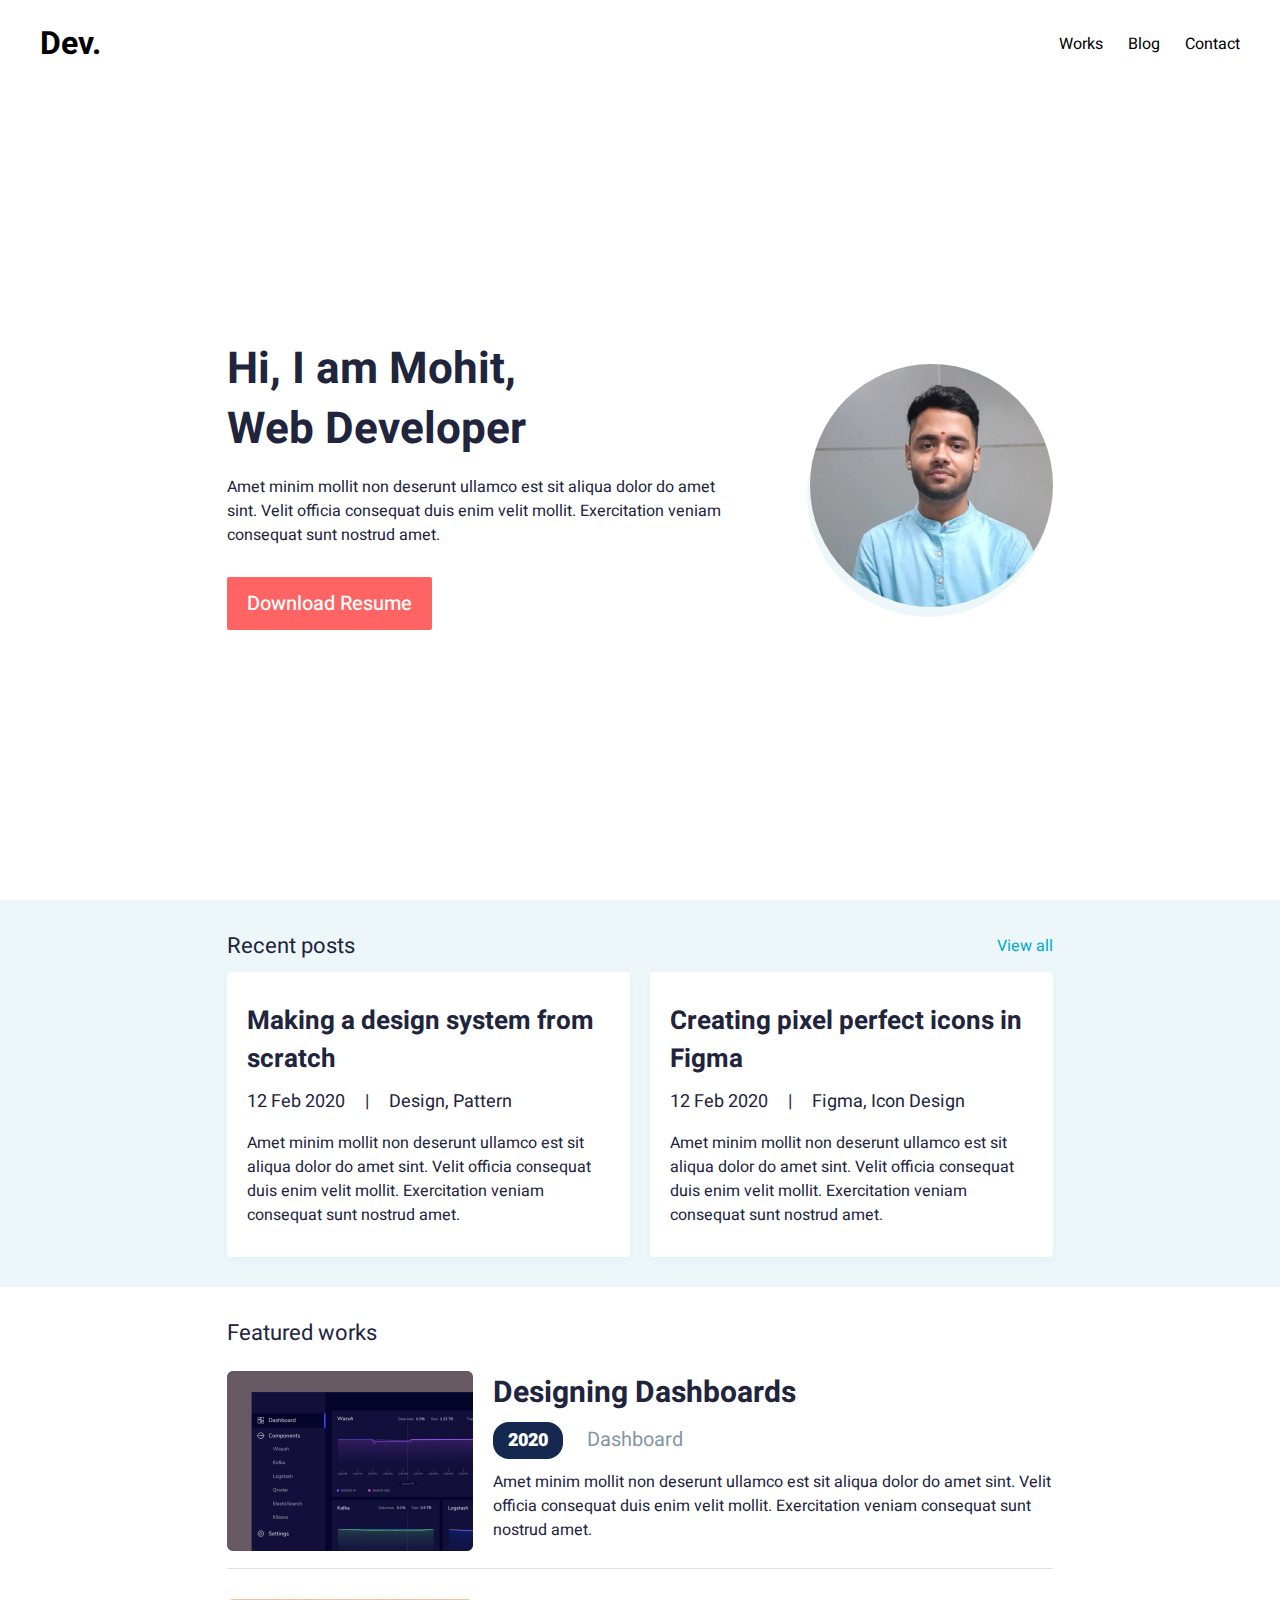
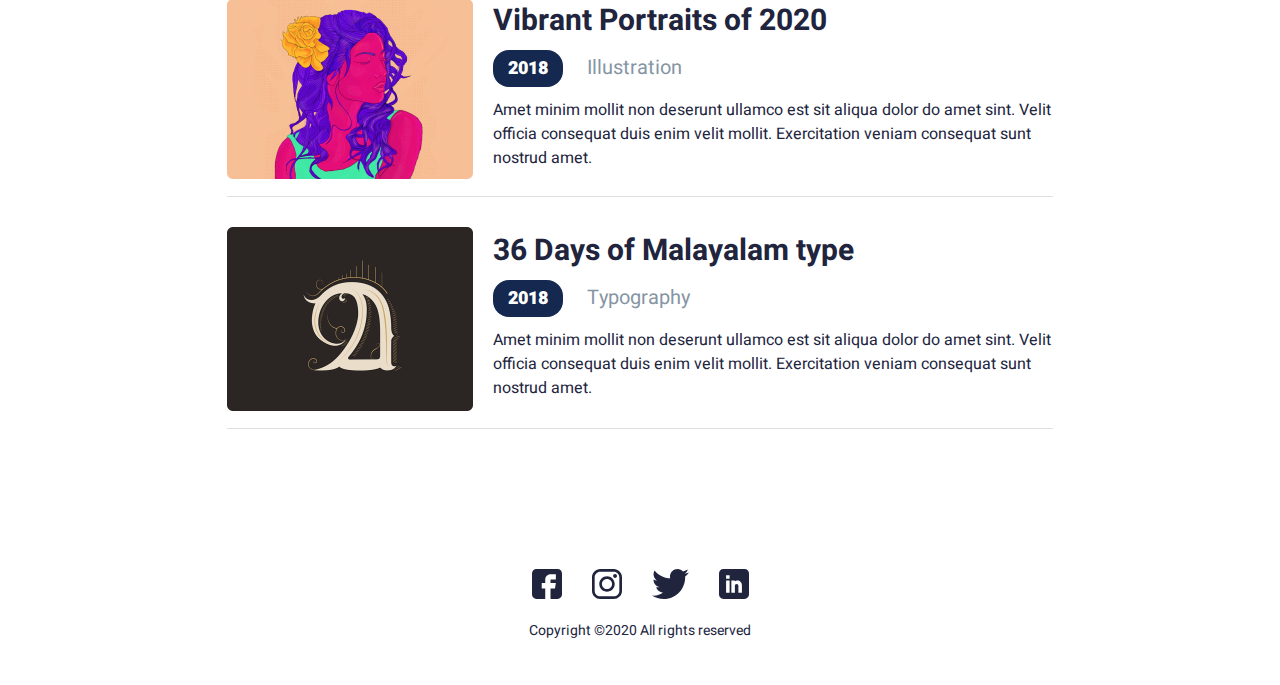
<file: index.html>
<!DOCTYPE html>
<html lang="en">
<head>
    <meta charset="UTF-8">
    <meta name="viewport" content="width=device-width, initial-scale=1.0">
    <title>Home</title>
    <link rel="stylesheet" href="assets/css/style.css">
</head>
<body>

    <header id="main-header">
        <h1 class="brand-title"><a href="/">Dev.</a></h1>

        <a href="#" class="mobile-menu-open"><img src="assets/images/menu.svg" alt="" /></a>
        <a href="#" class="mobile-menu-close"><img src="assets/images/xmark.svg" alt="" width="30" height="30" /></a>

        <nav class="main-nav">
            <ul class="nav-items">
                <li class="nav-item"><a href="works.html">Works</a></li>
                <li class="nav-item"><a href="blog.html">Blog</a></li>
                <li class="nav-item"><a href="contact.html">Contact</a></li>
            </ul>
        </nav>
    </header>

    <section id="banner-section">
        <div class="container">
            <div class="wrapper">
                <div class="left">
                    <div class="inner-wrapper">
                        <h2>Hi, I am Mohit,<br>Web Developer</h2>
                        <p>Amet minim mollit non deserunt ullamco est sit aliqua dolor do amet sint. Velit officia consequat duis enim velit mollit. Exercitation veniam consequat sunt nostrud amet.</p>
                        <a href="assets/files/resume.pdf" class="btn" download="resume.pdf">Download Resume</a>
                    </div>
                </div>
                <div class="right">
                    <div class="image-wrapper">
                        <img src="assets/images/profile-1.jpeg" alt="" class="profile-image" /> 
                        <div class="image-bg"></div>
                    </div>
                </div>
            </div>
        </div>
    </section>

    <section id="recent-posts">
        <div class="container">
            <div class="wrapper">
                <div class="header-wrapper">
                    <h3>Recent posts</h3>
                    <a href="#" class="">View all</a>
                </div>

                <div class="recent-post-items">
                    <div class="recent-post-item">
                        <h4>Making a design system from scratch</h4>
                        <div class="post-info">
                            <span class="date">12 Feb 2020</span>
                            <span class="seperator">|</span>
                            <span class="categories">Design, Pattern</span>
                        </div>
                        <p class="post-content">Amet minim mollit non deserunt ullamco est sit aliqua dolor do amet sint. Velit officia consequat duis enim velit mollit. Exercitation veniam consequat sunt nostrud amet.</p>
                    </div>

                    <div class="recent-post-item">
                        <h4>Creating pixel perfect icons in Figma</h4>
                        <div class="post-info">
                            <span class="date">12 Feb 2020</span>
                            <span class="seperator">|</span>
                            <span class="categories">Figma, Icon Design</span>
                        </div>
                        <p class="post-content">Amet minim mollit non deserunt ullamco est sit aliqua dolor do amet sint. Velit officia consequat duis enim velit mollit. Exercitation veniam consequat sunt nostrud amet.</p>
                    </div>
                </div>

            </div>
        </div>
    </section>

    <section id="featured-works">
        <div class="container">
            <div class="wrapper">
                <h3>Featured works</h3>
                
                <div class="featured-items">
                    <div class="featured-item">
                        <div class="image-wrapper">
                            <img src="assets/images/work-1.png" alt="">
                        </div>
                        <div class="content-wrapper">
                            <h4>Designing Dashboards</h4>
                            <div class="info">
                                <span class="year">2020</span>
                                <span class="category">Dashboard</span>
                            </div>
                            <div class="content">
                                <p>Amet minim mollit non deserunt ullamco est sit aliqua dolor do amet sint. Velit officia consequat duis enim velit mollit. Exercitation veniam consequat sunt nostrud amet.</p>
                            </div>
                        </div>
                    </div>

                    <div class="featured-item">
                        <div class="image-wrapper">
                            <img src="assets/images/work-2.png" alt="">
                        </div>
                        <div class="content-wrapper">
                            <h4>Vibrant Portraits of 2020</h4>
                            <div class="info">
                                <span class="year">2018</span>
                                <span class="category">Illustration</span>
                            </div>
                            <div class="content">
                                <p>Amet minim mollit non deserunt ullamco est sit aliqua dolor do amet sint. Velit officia consequat duis enim velit mollit. Exercitation veniam consequat sunt nostrud amet.</p>
                            </div>
                        </div>
                    </div>

                    <div class="featured-item">
                        <div class="image-wrapper">
                            <img src="assets/images/work-3.png" alt="">
                        </div>
                        <div class="content-wrapper">
                            <h4>36 Days of Malayalam type</h4>
                            <div class="info">
                                <span class="year">2018</span>
                                <span class="category">Typography</span>
                            </div>
                            <div class="content">
                                <p>Amet minim mollit non deserunt ullamco est sit aliqua dolor do amet sint. Velit officia consequat duis enim velit mollit. Exercitation veniam consequat sunt nostrud amet.</p>
                            </div>
                        </div>
                    </div>
                </div>
            </div>
        </div>
    </section>

    <footer class="main-footer">
        <div class="social-wrapper">
            <ul class="social-items">
                <li class="social-item">
                    <a href="#"><img src="assets/images/fb.svg" alt=""></a>
                </li>
                <li class="social-item">
                    <a href="#"><img src="assets/images/insta.svg" alt=""></a>
                </li>
                <li class="social-item">
                    <a href="#"><img src="assets/images/twitter.svg" alt=""></a>
                </li>
                <li class="social-item">
                    <a href="#"><img src="assets/images/linkedin.svg" alt=""></a>
                </li>
            </ul>
            <div class="copyright">
                <p>Copyright ©2020 All rights reserved</p>
            </div>
        </div>
    </footer>
    

    <script src="assets/js/script.js"></script>
</body>
</html>
</file>
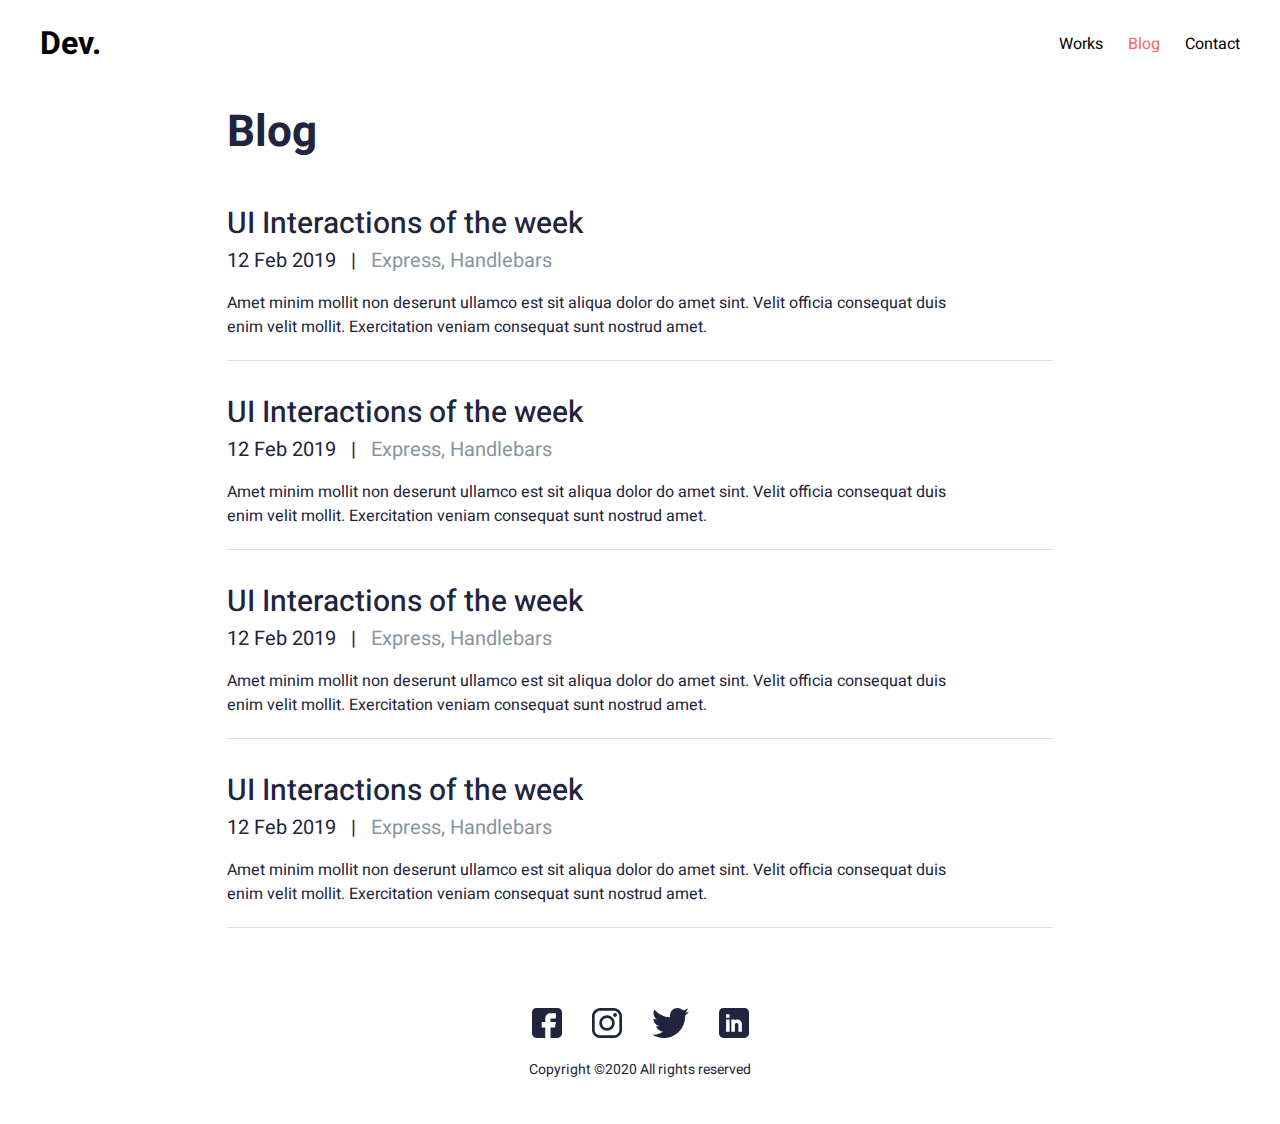
<file: blog.html>
<!DOCTYPE html>
<html lang="en">
<head>
    <meta charset="UTF-8">
    <meta name="viewport" content="width=device-width, initial-scale=1.0">
    <title>Blog</title>
    <link rel="stylesheet" href="assets/css/style.css">
</head>
<body>

    <header id="main-header">
        <h1 class="brand-title"><a href="/">Dev.</a></h1>

        <a href="#" class="mobile-menu-open"><img src="assets/images/menu.svg" alt="" /></a>
        <a href="#" class="mobile-menu-close"><img src="assets/images/xmark.svg" alt="" width="30" height="30" /></a>

        <nav class="main-nav">
            <ul class="nav-items">
                <li class="nav-item"><a href="works.html">Works</a></li>
                <li class="nav-item active"><a href="blog.html">Blog</a></li>
                <li class="nav-item"><a href="contact.html">Contact</a></li>
            </ul>
        </nav>
    </header>

    <section id="main-blog">
        <div class="container">
            <h2>Blog</h2>
            
            <div class="blog-items">
                <div class="blog-item">
                    <h4 class="blog-title">UI Interactions of the week</h4>
                    <div class="blog-info">
                        <span class="date">12 Feb 2019</span>
                        <span class="separator">|</span>
                        <span class="categories">Express, Handlebars</span>
                    </div>
                    <p class="content">Amet minim mollit non deserunt ullamco est sit aliqua dolor do amet sint. Velit officia consequat duis enim velit mollit. Exercitation veniam consequat sunt nostrud amet.</p>
                </div>

                <div class="blog-item">
                    <h4 class="blog-title">UI Interactions of the week</h4>
                    <div class="blog-info">
                        <span class="date">12 Feb 2019</span>
                        <span class="separator">|</span>
                        <span class="categories">Express, Handlebars</span>
                    </div>
                    <p class="content">Amet minim mollit non deserunt ullamco est sit aliqua dolor do amet sint. Velit officia consequat duis enim velit mollit. Exercitation veniam consequat sunt nostrud amet.</p>
                </div>

                <div class="blog-item">
                    <h4 class="blog-title">UI Interactions of the week</h4>
                    <div class="blog-info">
                        <span class="date">12 Feb 2019</span>
                        <span class="separator">|</span>
                        <span class="categories">Express, Handlebars</span>
                    </div>
                    <p class="content">Amet minim mollit non deserunt ullamco est sit aliqua dolor do amet sint. Velit officia consequat duis enim velit mollit. Exercitation veniam consequat sunt nostrud amet.</p>
                </div>

                <div class="blog-item">
                    <h4 class="blog-title">UI Interactions of the week</h4>
                    <div class="blog-info">
                        <span class="date">12 Feb 2019</span>
                        <span class="separator">|</span>
                        <span class="categories">Express, Handlebars</span>
                    </div>
                    <p class="content">Amet minim mollit non deserunt ullamco est sit aliqua dolor do amet sint. Velit officia consequat duis enim velit mollit. Exercitation veniam consequat sunt nostrud amet.</p>
                </div>
            </div>
        </div>  
    </section>



    <footer class="main-footer">
        <div class="social-wrapper">
            <ul class="social-items">
                <li class="social-item">
                    <a href="#"><img src="assets/images/fb.svg" alt=""></a>
                </li>
                <li class="social-item">
                    <a href="#"><img src="assets/images/insta.svg" alt=""></a>
                </li>
                <li class="social-item">
                    <a href="#"><img src="assets/images/twitter.svg" alt=""></a>
                </li>
                <li class="social-item">
                    <a href="#"><img src="assets/images/linkedin.svg" alt=""></a>
                </li>
            </ul>
            <div class="copyright">
                <p>Copyright ©2020 All rights reserved</p>
            </div>
        </div>
    </footer>
    

    <script src="assets/js/script.js"></script>
</body>
</html>
</file>
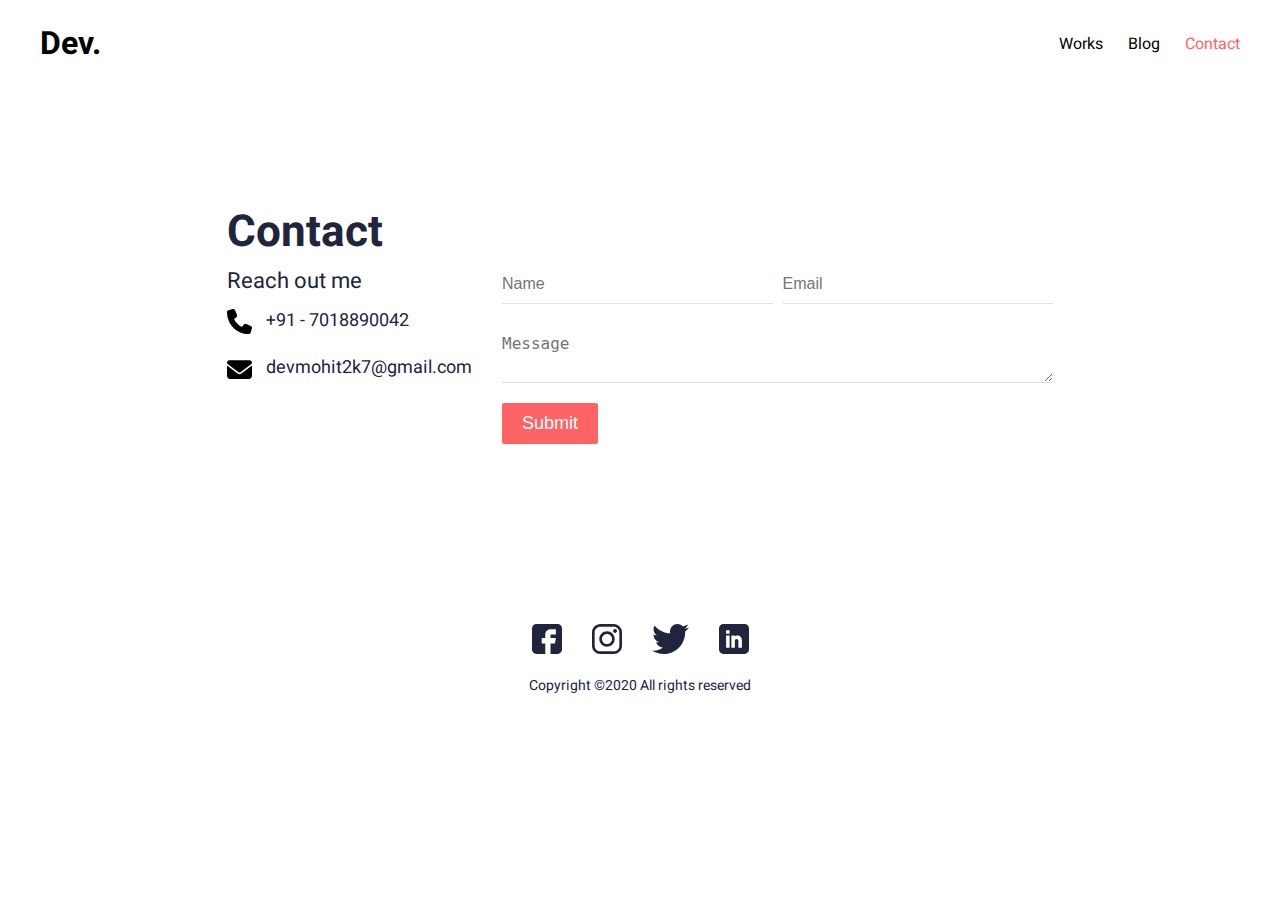
<file: contact.html>
<!DOCTYPE html>
<html lang="en">
<head>
    <meta charset="UTF-8">
    <meta name="viewport" content="width=device-width, initial-scale=1.0">
    <title>Home</title>
    <link rel="stylesheet" href="assets/css/style.css">
</head>
<body>

    <header id="main-header">
        <h1 class="brand-title"><a href="/">Dev.</a></h1>

        <a href="#" class="mobile-menu-open"><img src="assets/images/menu.svg" alt="" /></a>
        <a href="#" class="mobile-menu-close"><img src="assets/images/xmark.svg" alt="" width="30" height="30" /></a>

        <nav class="main-nav">
            <ul class="nav-items">
                <li class="nav-item"><a href="works.html">Works</a></li>
                <li class="nav-item"><a href="blog.html">Blog</a></li>
                <li class="nav-item active"><a href="contact.html">Contact</a></li>
            </ul>
        </nav>
    </header>

    <section id="contact-me">
        <div class="container">
            <h2>Contact</h2>

            <div class="contact-outer-wrapper">
                <div class="contact-info">
                    <h3>Reach out me</h3>
                    <ul class="info-items">
                        <li class="item">
                            <span class="icon"><img src="assets/images/phone.svg" alt="" width="25" height="25"></span>
                            <a href="tel:7018890042" class="mobile">+91 - 7018890042</a>
                        </li>
                        <li class="item">
                            <span class="icon"><img src="assets/images/envelope.svg" alt="" width="25" height="25"></span>
                            <a href="mailto:devmohit2k7@gmail.com" class="email">devmohit2k7@gmail.com</a>
                        </li>
                    </ul>
                </div>  

                <form  action="" class="contact-form">
                    <div class="row">
                        <input type="text" name="name" id="name" placeholder="Name" />
                        <input type="email" name="email" id="email" placeholder="Email" />
                    </div>
                    <div class="row">
                        <textarea name="message" id="message" placeholder="Message"></textarea>
                    </div>
                    <input type="button" name="submit" value="Submit" />
                </form>
            </div>

        </div>

    </section>

    <footer class="main-footer">
        <div class="social-wrapper">
            <ul class="social-items">
                <li class="social-item">
                    <a href="#"><img src="assets/images/fb.svg" alt=""></a>
                </li>
                <li class="social-item">
                    <a href="#"><img src="assets/images/insta.svg" alt=""></a>
                </li>
                <li class="social-item">
                    <a href="#"><img src="assets/images/twitter.svg" alt=""></a>
                </li>
                <li class="social-item">
                    <a href="#"><img src="assets/images/linkedin.svg" alt=""></a>
                </li>
            </ul>
            <div class="copyright">
                <p>Copyright ©2020 All rights reserved</p>
            </div>
        </div>
    </footer>
    

    <script src="assets/js/script.js"></script>
</body>
</html>
</file>
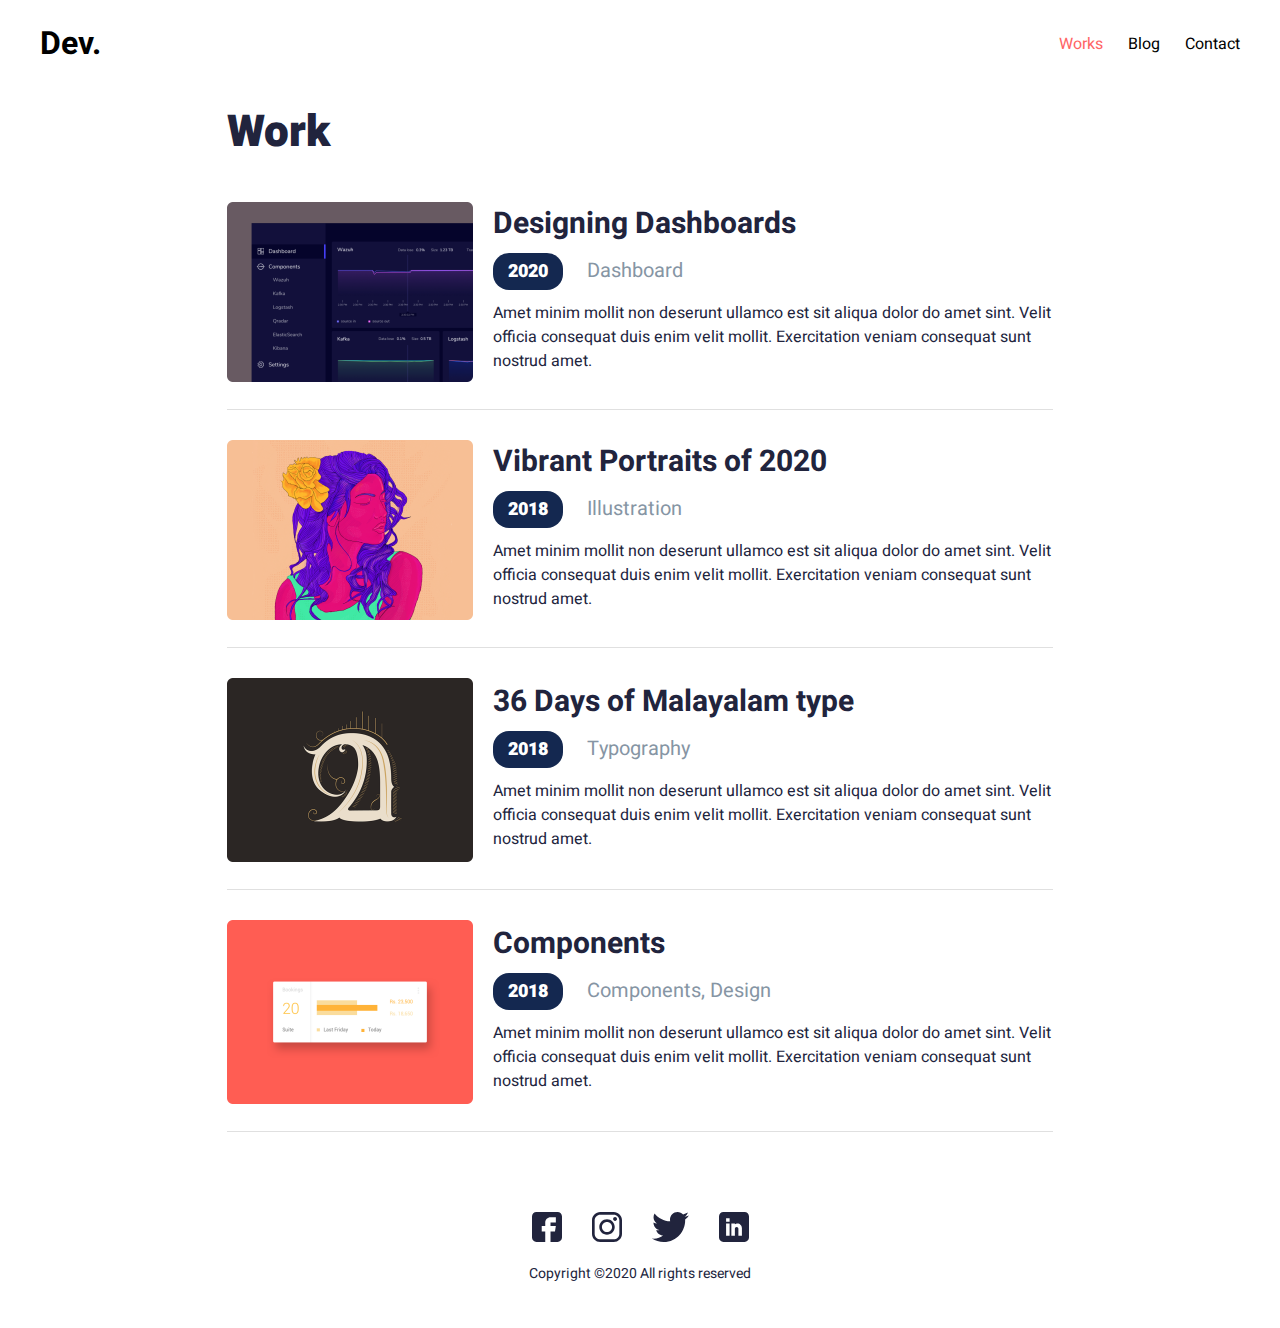
<file: works.html>
<!DOCTYPE html>
<html lang="en">
<head>
    <meta charset="UTF-8">
    <meta name="viewport" content="width=device-width, initial-scale=1.0">
    <title>Works</title>
    <link rel="stylesheet" href="assets/css/style.css">
</head>
<body>

    <header id="main-header">
        <h1 class="brand-title"><a href="/">Dev.</a></h1>

        <a href="#" class="mobile-menu-open"><img src="assets/images/menu.svg" alt="" /></a>
        <a href="#" class="mobile-menu-close"><img src="assets/images/xmark.svg" alt="" width="30" height="30" /></a>

        <nav class="main-nav">
            <ul class="nav-items">
                <li class="nav-item active"><a href="works.html">Works</a></li>
                <li class="nav-item"><a href="blog.html">Blog</a></li>
                <li class="nav-item"><a href="contact.html">Contact</a></li>
            </ul>
        </nav>
    </header>

    <section id="main-work">
        <div class="container">
            <h2>Work</h2>

            <div class="work-items">
                <div class="work-item">
                    <div class="left">
                        <img src="assets/images/work-1.png" alt="">
                    </div>
                    <div class="right">
                        <h4 class="work-title">Designing Dashboards</h4>
                        <div class="work-info">
                            <span class="year">2020</span>
                            <span class="category">Dashboard</span>
                        </div>
                        <p class="content">Amet minim mollit non deserunt ullamco est sit aliqua dolor do amet sint. Velit officia consequat duis enim velit mollit. Exercitation veniam consequat sunt nostrud amet.</p>
                    </div>
                </div>
    
                <div class="work-item">
                    <div class="left">
                        <img src="assets/images/work-2.png" alt="">
                    </div>
                    <div class="right">
                        <h4 class="work-title">Vibrant Portraits of 2020</h4>
                        <div class="work-info">
                            <span class="year">2018</span>
                            <span class="category">Illustration</span>
                        </div>
                        <p class="content">Amet minim mollit non deserunt ullamco est sit aliqua dolor do amet sint. Velit officia consequat duis enim velit mollit. Exercitation veniam consequat sunt nostrud amet.</p>
                    </div>
                </div>
    
                <div class="work-item">
                    <div class="left">
                        <img src="assets/images/work-3.png" alt="">
                    </div>
                    <div class="right">
                        <h4 class="work-title">36 Days of Malayalam type</h4>
                        <div class="work-info">
                            <span class="year">2018</span>
                            <span class="category">Typography</span>
                        </div>
                        <p class="content">Amet minim mollit non deserunt ullamco est sit aliqua dolor do amet sint. Velit officia consequat duis enim velit mollit. Exercitation veniam consequat sunt nostrud amet.</p>
                    </div>
                </div>
    
                <div class="work-item">
                    <div class="left">
                        <img src="assets/images/work-4.png" alt="">
                    </div>
                    <div class="right">
                        <h4 class="work-title">Components</h4>
                        <div class="work-info">
                            <span class="year">2018</span>
                            <span class="category">Components, Design</span>
                        </div>
                        <p class="content">Amet minim mollit non deserunt ullamco est sit aliqua dolor do amet sint. Velit officia consequat duis enim velit mollit. Exercitation veniam consequat sunt nostrud amet.</p>
                    </div>
                </div>
            </div>
        </div>

    </section>

    <footer class="main-footer">
        <div class="social-wrapper">
            <ul class="social-items">
                <li class="social-item">
                    <a href="#"><img src="assets/images/fb.svg" alt=""></a>
                </li>
                <li class="social-item">
                    <a href="#"><img src="assets/images/insta.svg" alt=""></a>
                </li>
                <li class="social-item">
                    <a href="#"><img src="assets/images/twitter.svg" alt=""></a>
                </li>
                <li class="social-item">
                    <a href="#"><img src="assets/images/linkedin.svg" alt=""></a>
                </li>
            </ul>
            <div class="copyright">
                <p>Copyright ©2020 All rights reserved</p>
            </div>
        </div>
    </footer>
    

    <script src="assets/js/script.js"></script>
</body>
</html>
</file>
<file: assets/css/style.css>
@import url('https://fonts.googleapis.com/css2?family=Heebo:wght@100..900&display=swap');

:root {
    --primary-color: #FF6464;
    --secondry-color: #00A8CC;
    --dark-color: #21243D;
    --light-color: #8695A4;
}

*, 
*::before,
*::after {
    box-sizing: border-box;
}

body {
    font-family: "Heebo", sans-serif;
    font-size: 16px;
    font-weight: 400;
    margin: 0;
    color: var(--dark-color);
}

.container {
    max-width: 856px;
    width: 100%;
    margin: 0 auto;
    padding-left: 15px;
    padding-right: 15px;
}

#main-header {
    display: flex;
    justify-content: space-between;
    align-items: center;
    padding: 20px 40px;
    position: fixed;
    top: 0;
    width: 100%;
    z-index: 100;
    background-color: #fff;
}

.mobile-menu-open, .mobile-menu-close {
    display: none;
}

#main-header .brand-title {
    margin: 0;
}

#main-header .main-nav .nav-items {
    display: flex;
    margin: 0;
    padding: 0;
    list-style: none;
    gap: 25px;
}

#main-header .brand-title a {
    text-decoration: none;
    color: #000;
}

#main-header .main-nav .nav-items .nav-item a {
    text-decoration: none;
    color: #000;
}

#main-header .main-nav .nav-items .nav-item.active a {
    color: var(--primary-color);
}

#banner-section {
    width: 100%;
    height: 100vh;
    position: relative;
    display: flex;
    justify-content: center;
    align-items: center;
    padding-top: 100px;
    padding-bottom: 30px;
}

#banner-section .wrapper {
    display: flex;
    justify-content: center;
    align-items: center;
}

#banner-section .wrapper .left {
    flex: 1;
}

#banner-section .wrapper .left .inner-wrapper {
    max-width: 500px;
    width: 100%;
}

#banner-section .wrapper .left .inner-wrapper h2 {
    font-weight: 700;
    font-size: 44px;
    line-height: 136%;
    color: var(--dark-color);
    margin: 0;
}

#banner-section .wrapper .left .inner-wrapper p {
    font-weight: 400;
    font-size: 16px;
    color: var(--dark-color);
    margin-bottom: 30px;
}

#banner-section .wrapper .left .inner-wrapper .btn {
    background: var(--primary-color);
    color: #fff;
    font-size: 20px;
    font-weight: 500;
    border-radius: 2px;
    text-decoration: none;
    display: inline-block;
    padding: 12px 20px;
}

#banner-section .wrapper .right .image-wrapper {
    position: relative;
    width: 243px;
    height: 243px;
}

#banner-section .wrapper .right .profile-image {
    width: 100%;
    height: auto;
    border-radius: 50%;
}

#banner-section .wrapper .right .image-wrapper .image-bg {
    position: absolute;
    width: 100%;
    height: 100%;
    background-color: #EDF7FA;
    top: 10px;
    left: -3px;
    z-index: -1;
    border-radius: 50%;
}

/* Recent Posts */
#recent-posts {
    position: relative;
    background-color: #edf7fa;
    padding: 30px 0;
}

#recent-posts .header-wrapper h3 {
    font-weight: 400;
    font-size: 22px;
    color: var(--dark-color);
    margin: 0;
}

#recent-posts .header-wrapper a {
    font-weight: 400;
    font-size: 16px;
    text-decoration: none;
    color: var(--secondry-color);
}

#recent-posts .header-wrapper {
    display: flex;
    justify-content: space-between;
    align-items: center;
    margin-bottom: 10px;
}

#recent-posts .recent-post-items {
    display: grid;
    grid-template-columns: repeat(2, 1fr);
    gap: 20px;
}

#recent-posts .recent-post-item {
    background-color: #fff;
    border-radius: 4px;
    padding: 30px 20px;
    box-shadow: 0 4px 10px 0 rgba(187, 225, 250, 0.25);
    display: flex;
    flex-direction: column;
    justify-content: center;
    align-items: flex-start;
}

#recent-posts .recent-post-item h4 {
    margin: 0;
    font-weight: 700;
    font-size: 26px;
    color: var(--dark-color);
    margin-bottom: 10px;
}

#recent-posts .recent-post-item .post-info {
    font-weight: 400;
    font-size: 18px;
    color: var(--dark-color);
    display: flex;
    gap: 20px;
}

#recent-posts .recent-post-item .post-content {
    font-weight: 400;
    font-size: 16px;
    color: var(--dark-color);
    margin-bottom: 0;
}

/* Featured Works */
#featured-works {
    padding: 30px 0;
}

#featured-works h3 {
    margin-top: 0;
    font-weight: 400;
    font-size: 22px;
    color: var(--dark-color);
}

#featured-works .featured-items .featured-item {
    display: flex;
    justify-content: center;
    align-items: center;
    gap: 20px;
    border-bottom: 1px solid #E0E0E0;
    margin-bottom: 30px;
    padding-bottom: 10px;
}

#featured-works .featured-items .featured-item .content-wrapper {
    flex: 1;
}

#featured-works .featured-items .featured-item .content-wrapper h4 {
    margin-top: 0;
    margin-bottom: 10px;
    font-weight: 700;
    font-size: 30px;
    color: var(--dark-color);
}

#featured-works .featured-items .featured-item img {
    max-width: 246px;
    width: 100%;
    height: auto;
}

#featured-works .featured-items .featured-item .info .year {
    background-color: #142850;
    font-weight: 900;
    font-size: 18px;
    color: #fff;
    border-radius: 16px;
    padding: 5px 15px;
    margin-right: 20px;
}

#featured-works .featured-items .featured-item .info .category {
    font-weight: 400;
    font-size: 20px;
    color: var(--light-color);
}

.main-footer {
    margin-top: 50px;
    padding: 30px 0;
}

.main-footer .social-items {
    display: flex;
    justify-content: center;
    align-items: center;
    gap: 30px;
    list-style: none;
    margin: 0;
    padding: 0;
}

.main-footer .copyright {
    font-weight: 400;
    font-size: 14px;
    text-align: center;
    color: var(--dark-color);
}

/* Blog Page */
#main-blog {
    margin-top: 100px;
}

#main-blog h2 {
    font-weight: 700;
    font-size: 44px;
    color: var(--dark-color);
    margin-top: 0;
}

#main-blog .blog-items .blog-item .blog-title {
    font-weight: 500;
    font-size: 30px;
    color: var(--dark-color);
    margin: 0;
}

#main-blog .blog-items .blog-item .categories {
    color: var(--light-color);
}

#main-blog .blog-items .blog-item .blog-info {
    font-size: 20px;
    display: flex;
    gap: 15px;
}

#main-blog .blog-items .blog-item {
    border-bottom: 1px solid #E0E0E0;
    margin-bottom: 30px;
    padding-bottom: 5px;
}

#main-blog .blog-items .blog-item .content {
    max-width: 720px;
    width: 100%;
}

#main-work {
    margin-top: 100px;
}

#main-work h2 {
    font-weight: 900;
    font-size: 44px;
    color: var(--dark-color);
    margin-top: 0;
}

#main-work .work-items .work-item .left img {
    max-width: 246px;
    width: 100%;
    height: auto;
}

#main-work .work-items .work-item {
    display: flex;
    justify-content: center;
    align-items: center;
    gap: 20px;
    border-bottom: 1px solid #e0e0e0;
    padding-bottom: 20px;
    margin-bottom: 30px;
}

#main-work .work-items .work-item .right {
    flex: 1;
}

#main-work .work-items .work-item .right .work-title {
    font-weight: 700;
    font-size: 30px;
    margin: 0 0 10px 0;
}

#main-work .work-items .work-item .year {
    font-weight: 900;
    font-size: 18px;
    color: #fff;
    background-color: #142850;
    border-radius: 16px;
    padding: 5px 15px;
    margin-right: 20px;
}

#main-work .work-items .work-item .right .category {
    font-size: 20px;
    color: var(--light-color);
}

#contact-me {
    margin-top: 100px;
    padding: 100px 0;
}

#contact-me h2 {
    font-weight: 700;
    font-size: 44px;
    margin: 0;
}

#contact-me .contact-info h3 {
    font-weight: 400;
    font-size: 22px;
    margin: 0;
}

#contact-me .contact-outer-wrapper {
    display: flex;
    justify-content: flex-start;
    align-items: flex-start;
    gap: 30px;
}

#contact-me .info-items {
    list-style: none;
    margin: 10px 0 0 0;
    padding: 0;
    display: flex;
    flex-direction: column;
    justify-content: center;
    align-items: flex-start;
    gap: 20px;
}

#contact-me .info-items .item a {
    font-size: 18px;
    text-decoration: none;
    color: var(--dark-color);
}

#contact-me .info-items .item .icon img {
    vertical-align: middle;
}

#contact-me .info-items .item .icon {
    margin-right: 10px;
}

#contact-me .contact-form {
    flex: 1;
}

#contact-me .contact-form .row {
    margin-bottom: 20px;
    width: 100%;
}

#contact-me .contact-form .row input {
    border: 0;
    border-bottom: 1px solid #e0e0e0;
    font-size: 16px;
    padding: 10px 0px;
    outline: none;
    width: 100%;
    font-weight: 400;
}

#contact-me .contact-form .row {
    display: flex;
    justify-content: flex-start;
    align-items: center;
    gap: 10px;
    width: 100%;
}

#contact-me #message {
    border: 0;
    border-bottom: 1px solid #e0e0e0;
    font-size: 16px;
    padding: 10px 0px;
    outline: none;
    font-weight: 400;
    width: 100%;
}

#contact-me input[name="submit"] {
    background: var(--primary-color);
    color: #fff;
    font-size: 18px;
    font-weight: 400;
    border-radius: 2px;
    text-decoration: none;
    display: inline-block;
    padding: 10px 20px;
    border: none;
}

@media only screen and (max-width: 768px) {
    #main-header {
        padding: 20px 15px;
    }

    .mobile-menu-open {
        display: block;
    }

    #main-header .main-nav {
        display: none;
    }

    #main-header .main-nav.open {
        display: block;
        width: 100%;
        height: 100vh;
        background-color: var(--dark-color);
        z-index: 100;
        position: fixed;
        top: 0;
        left: 0;
    }

    #main-header .mobile-menu-close.show {
        display: block;
        z-index: 999;
    }

    #main-header .main-nav.open .nav-items {
        align-items: center;
        justify-content: center;
        height: 100vh;
        flex-direction: column;
    }

    #main-header .main-nav.open .nav-items .nav-item a {
        color: #fff;
        font-size: 20px;
    }

    #banner-section {
        align-items: flex-start;
        height: auto;
    }

    #banner-section .wrapper {
        flex-direction: column;
    }

    #banner-section .wrapper .left .inner-wrapper {
        text-align: center;
    }

    #banner-section .wrapper .left .inner-wrapper h2 {
        font-size: 32px;
        line-height: 125%;
    }

    #banner-section .wrapper .left {
        order: 2;
        margin-top: 30px;
    }

    #recent-posts .recent-post-items {
        grid-template-columns: 100%;
    }

    #featured-works .featured-items .featured-item {
        flex-direction: column;
    }

    #featured-works .featured-items .featured-item img {
        max-width: 100%;
    }

    #recent-posts .recent-post-item h4 {
        font-size: 22px;
    }

    #recent-posts .recent-post-item .post-info {
        font-size: 16px;
    }

    #recent-posts .header-wrapper {
        justify-content: center;
    }

    #recent-posts .header-wrapper a {
        display: none;
    }

    #featured-works h3 {
        text-align: center;
    }

    #featured-works .featured-items .featured-item .content-wrapper h4 {
        font-size: 24px;
    }

    #featured-works .featured-items .featured-item .info .year {
        font-size: 16px;
    }

    #featured-works .featured-items .featured-item .info .category {
        font-size: 16px;
    }

    #main-blog h2 {
        font-size: 30px;
    }

    #main-blog .blog-items .blog-item .blog-title {
        font-size: 26px;
    }

    #main-blog .blog-items .blog-item .blog-info {
        font-size: 16px;
    }

    #main-work .work-items .work-item {
        flex-direction: column;
    }
    
    #main-work .work-items .work-item .left img {
        max-width: 100%;
    }

}
</file>
